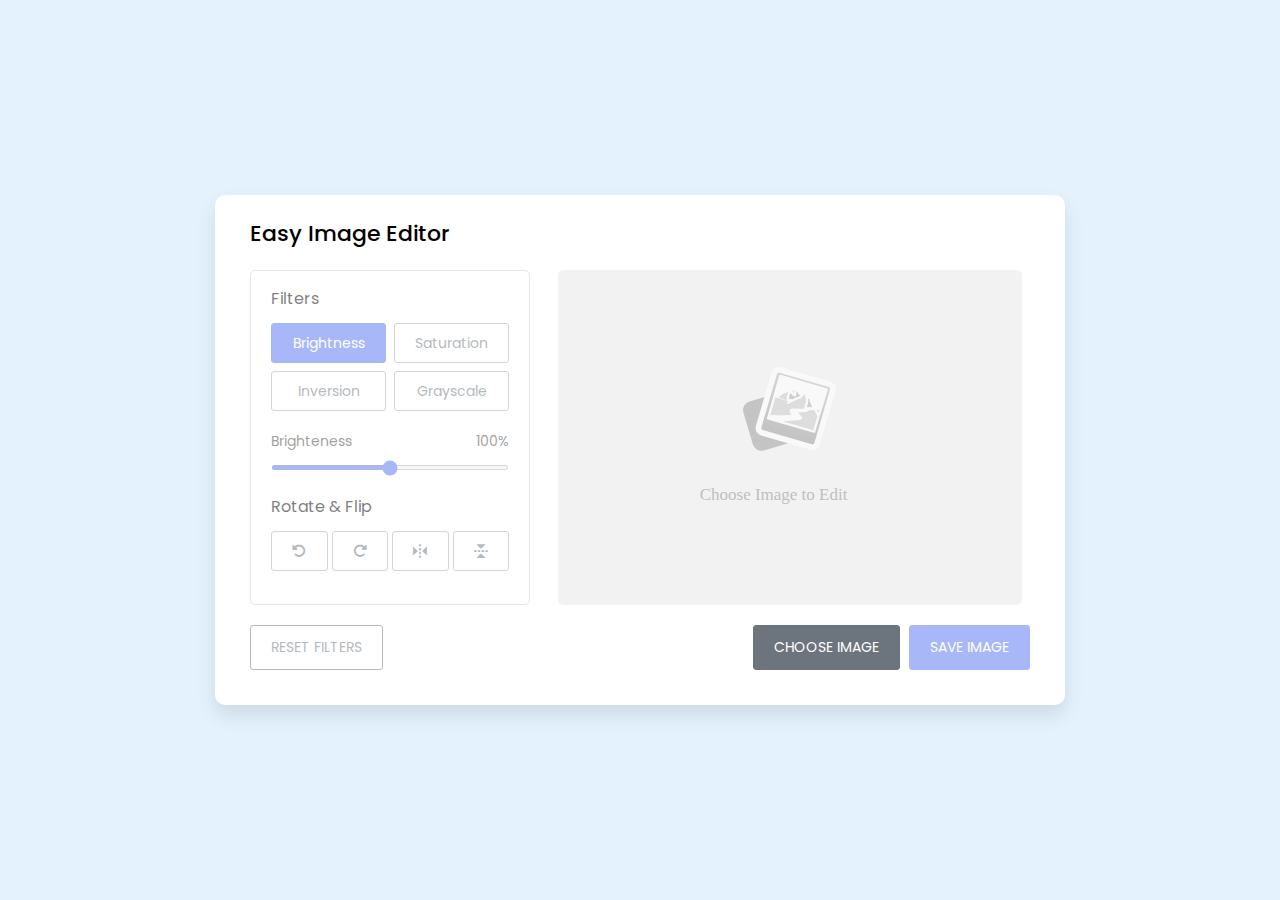
<file: indexImage.html>
<!DOCTYPE html>
<html lang="en" dir="ltr">
  <head>
    <meta charset="utf-8">
    <title>Image Editor JavaScript | CodingNepal</title>
    <link rel="stylesheet" href="styleImage.css">
    <meta name="viewport" content="width=device-width, initial-scale=1.0">
    <link rel="stylesheet" href="https://unpkg.com/boxicons@2.1.2/css/boxicons.min.css">
    <link rel="stylesheet" href="https://cdnjs.cloudflare.com/ajax/libs/font-awesome/6.1.1/css/all.min.css"/>
  </head>
  <body>
    <div class="container disable">
        <h2>Easy Image Editor</h2>
        <div class="wrapper">
            <div class="editor-panel">
                <div class="filter">
                    <label class="title">Filters</label>
                    <div class="options">
                        <button id="brightness" class="active">Brightness</button>
                        <button id="saturation">Saturation</button>
                        <button id="inversion">Inversion</button>
                        <button id="grayscale">Grayscale</button>
                    </div>
                    <div class="slider">
                        <div class="filter-info">
                            <p class="name">Brighteness</p>
                            <p class="value">100%</p>
                        </div>
                        <input type="range" value="100" min="0" max="200">
                    </div>
                </div>
                <div class="rotate">
                    <label class="title">Rotate & Flip</label>
                    <div class="options">
                        <button id="left"><i class="fa-solid fa-rotate-left"></i></button>
                        <button id="right"><i class="fa-solid fa-rotate-right"></i></button>
                        <button id="horizontal"><i class='bx bx-reflect-vertical'></i></button>
                        <button id="vertical"><i class='bx bx-reflect-horizontal' ></i></button>
                    </div>
                </div>
            </div>
            <div class="preview-img">
                <img src="image-placeholder.svg" alt="preview-img">
            </div>
        </div>
        <div class="controls">
            <button class="reset-filter">Reset Filters</button>
            <div class="row">
                <input type="file" class="file-input" accept="image/*" hidden>
                <button class="choose-img">Choose Image</button>
                <button class="save-img">Save Image</button>
            </div>
        </div>
    </div>

    <script src="scriptImage.js"></script>
    
  </body>
</html>
</file>
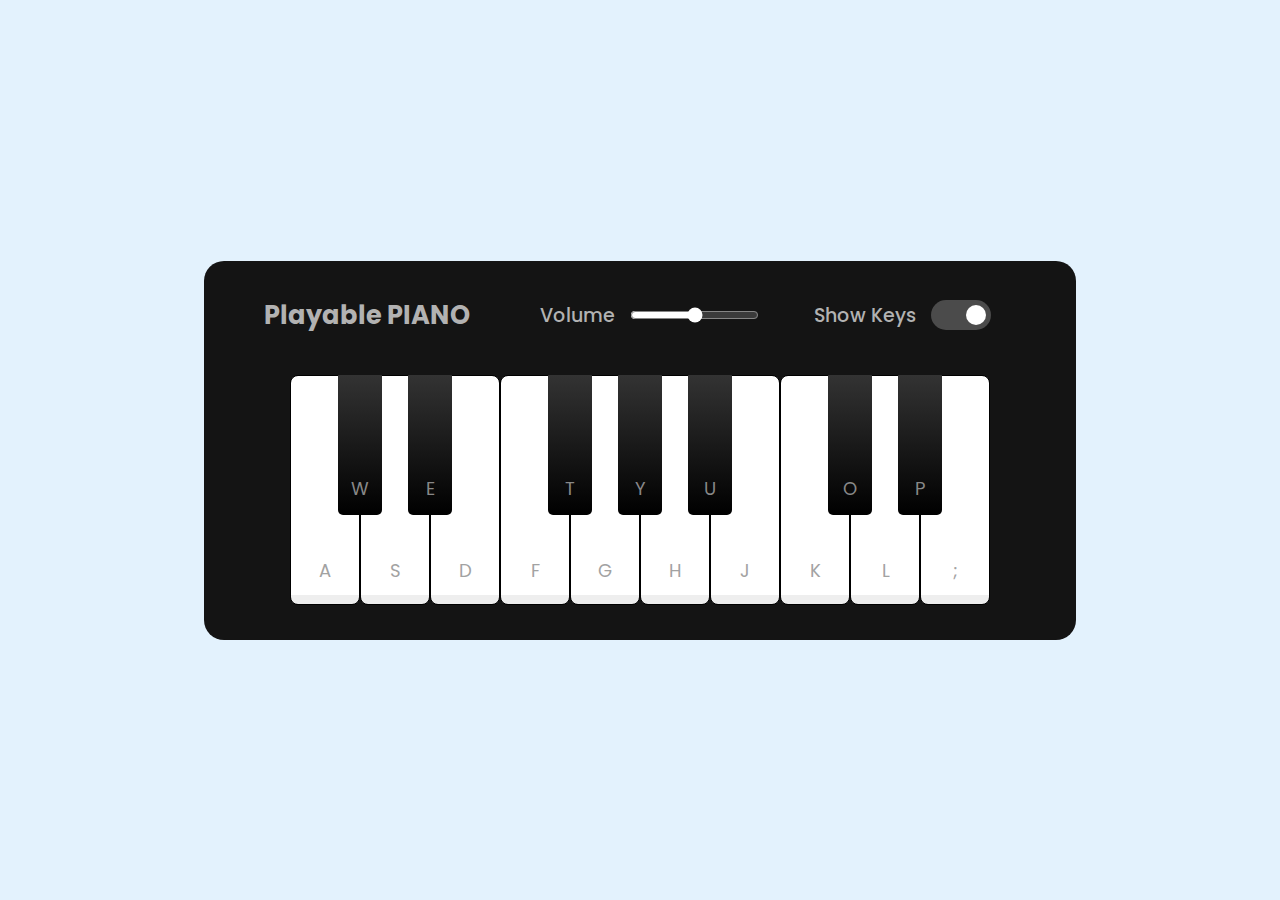
<file: indexPiano.html>
<!DOCTYPE html>
<html lang="en" dir="ltr">
  <head>
    <meta charset="utf-8">
    <title>Playable Piano JavaScript | CodingNepal</title>
    <link rel="stylesheet" href="stylePiano.css">
    <meta name="viewport" content="width=device-width, initial-scale=1.0">
    <script src="scriptPiano.js" defer></script>
  </head>
  <body>
    <div class="wrapper">
      <header>
        <h2>Playable PIANO</h2>
        <div class="column volume-slider">
          <span>Volume</span><input type="range" min="0" max="1" value="0.5" step="any">
        </div>
        <div class="column keys-checkbox">
          <span>Show Keys</span><input type="checkbox" checked>
        </div>
  </header>
      <ul class="piano-keys">
        <li class="key white" data-key="a"><span>a</span></li>
        <li class="key black" data-key="w"><span>w</span></li>
        <li class="key white" data-key="s"><span>s</span></li>
        <li class="key black" data-key="e"><span>e</span></li>
        <li class="key white" data-key="d"><span>d</span></li>
        <li class="key white" data-key="f"><span>f</span></li>
        <li class="key black" data-key="t"><span>t</span></li>
        <li class="key white" data-key="g"><span>g</span></li>
        <li class="key black" data-key="y"><span>y</span></li>
        <li class="key white" data-key="h"><span>h</span></li>
        <li class="key black" data-key="u"><span>u</span></li>
        <li class="key white" data-key="j"><span>j</span></li>
        <li class="key white" data-key="k"><span>k</span></li>
        <li class="key black" data-key="o"><span>o</span></li>
        <li class="key white" data-key="l"><span>l</span></li>
        <li class="key black" data-key="p"><span>p</span></li>
        <li class="key white" data-key=";"><span>;</span></li>
      </ul>
    </div>

  </body>
</html>
</file>
<file: styleImage.css>
/* Import Google font - Poppins */
@import url('https://fonts.googleapis.com/css2?family=Poppins:wght@400;500;600&display=swap');
*{
  margin: 0;
  padding: 0;
  box-sizing: border-box;
  font-family: 'Poppins', sans-serif;
}
body{
  display: flex;
  padding: 10px;
  min-height: 100vh;
  align-items: center;
  justify-content: center;
  background: #E3F2FD;
}
.container{
  width: 850px;
  padding: 30px 35px 35px;
  background: #fff;
  border-radius: 10px;
  box-shadow: 0 10px 20px rgba(0,0,0,0.1);
}
.container.disable .editor-panel,
.container.disable .controls .reset-filter,
.container.disable .controls .save-img{
  opacity: 0.5;
  pointer-events: none;
}
.container h2{
  margin-top: -8px;
  font-size: 22px;
  font-weight: 500;
}
.container .wrapper{
  display: flex;
  margin: 20px 0;
  min-height: 335px;
}
.wrapper .editor-panel{
  padding: 15px 20px;
  width: 280px;
  border-radius: 5px;
  border: 1px solid #ccc;
}
.editor-panel .title{
  display: block;
  font-size: 16px;
  margin-bottom: 12px;
}
.editor-panel .options, .controls{
  display: flex;
  flex-wrap: wrap;
  justify-content: space-between;
}
.editor-panel button{
  outline: none;
  height: 40px;
  font-size: 14px;
  color: #6C757D;
  background: #fff;
  border-radius: 3px;
  margin-bottom: 8px;
  border: 1px solid #aaa;
}
.editor-panel .filter button{
  width: calc(100% / 2 - 4px);
}
.editor-panel button:hover{
  background: #f5f5f5;
}
.filter button.active{
  color: #fff;
  border-color: #5372F0;
  background: #5372F0;
}
.filter .slider{
  margin-top: 12px;
}
.filter .slider .filter-info{
  display: flex;
  color: #464646;
  font-size: 14px;
  justify-content: space-between;
}
.filter .slider input{
  width: 100%;
  height: 5px;
  accent-color: #5372F0;
}
.editor-panel .rotate{
  margin-top: 17px;
}
.editor-panel .rotate button{
  display: flex;
  align-items: center;
  justify-content: center;
  width: calc(100% / 4 - 3px);
}
.rotate .options button:nth-child(3),
.rotate .options button:nth-child(4){
  font-size: 18px;
}
.rotate .options button:active{
  color: #fff;
  background: #5372F0;
  border-color: #5372F0;
}
.wrapper .preview-img{
  flex-grow: 1;
  display: flex;
  overflow: hidden;
  margin-left: 20px;
  border-radius: 5px;
  align-items: center;
  justify-content: center;
}
.preview-img img{
  max-width: 490px;
  max-height: 335px;
  width: 100%;
  height: 100%;
  object-fit: contain;
}
.controls button{
  padding: 11px 20px;
  font-size: 14px;
  border-radius: 3px;
  outline: none;
  color: #fff;
  cursor: pointer;
  background: none;
  transition: all 0.3s ease;
  text-transform: uppercase;
}
.controls .reset-filter{
  color: #6C757D;
  border: 1px solid #6C757D;
}
.controls .reset-filter:hover{
  color: #fff;
  background: #6C757D;
}
.controls .choose-img{
  background: #6C757D;
  border: 1px solid #6C757D;
}
.controls .save-img{
  margin-left: 5px;
  background: #5372F0;
  border: 1px solid #5372F0;
}

@media screen and (max-width: 760px) {
  .container{
    padding: 25px;
  }
  .container .wrapper{
    flex-wrap: wrap-reverse;
  }
  .wrapper .editor-panel{
    width: 100%;
  }
  .wrapper .preview-img{
    width: 100%;
    margin: 0 0 15px;
  }
}

@media screen and (max-width: 500px) {
  .controls button{
    width: 100%;
    margin-bottom: 10px;
  }
  .controls .row{
    width: 100%;
  }
  .controls .row .save-img{
    margin-left: 0px;
  }
}
</file>
<file: stylePiano.css>
/* Import Google font - Poppins */
@import url('https://fonts.googleapis.com/css2?family=Poppins:wght@400;500;600&display=swap');
* {
  margin: 0;
  padding: 0;
  box-sizing: border-box;
  font-family: 'Poppins', sans-serif;
}
body {
  display: flex;
  align-items: center;
  justify-content: center;
  min-height: 100vh;
  background: #E3F2FD;
}
.wrapper {
  padding: 35px 60px; /* Increased horizontal padding for more space */
  border-radius: 20px;
  background: #141414;
}
.wrapper header {
  display: flex;
  color: #B2B2B2;
  align-items: center;
  justify-content: space-between;
  gap: 30px; /* Add gap for more spacing between columns */
}
header h2 {
  font-size: 1.6rem;
  margin-right: 40px; /* Add space after title */
}
header .column {
  display: flex;
  align-items: center;
  margin-right: 25px; /* Add space between columns */
}
header span {
  font-weight: 500;
  margin-right: 15px;
  font-size: 1.19rem;
}
header input {
  outline: none;
  border-radius: 30px;
}
.volume-slider input {
  accent-color: #fff;
}
.keys-checkbox input {
  height: 30px;
  width: 60px;
  cursor: pointer;
  appearance: none;
  position: relative;
  background: #4B4B4B
}
.keys-checkbox input::before {
  content: "";
  position: absolute;
  top: 50%;
  left: 5px;
  width: 20px;
  height: 20px;
  border-radius: 50%;
  background: #8c8c8c;
  transform: translateY(-50%);
  transition: all 0.3s ease;
}
.keys-checkbox input:checked::before {
  left: 35px;
  background: #fff;
}
header .auto-checkbox input {
  height: 30px;
  width: 60px;
  cursor: pointer;
  appearance: none;
  position: relative;
  background: #4B4B4B;
}
header .auto-checkbox input::before {
  content: "";
  position: absolute;
  top: 50%;
  left: 5px;
  width: 20px;
  height: 20px;
  border-radius: 50%;
  background: #8c8c8c;
  transform: translateY(-50%);
  transition: all 0.3s ease;
}
header .auto-checkbox input:checked::before {
  left: 35px;
  background: #fff;
}
.piano-keys {
  display: flex;
  list-style: none;
  margin-top: 40px;
  justify-content: center; /* Center the keys horizontally */
}
.piano-keys .key {
  cursor: pointer;
  user-select: none;
  position: relative;
  text-transform: uppercase;
}
.piano-keys .black {
  z-index: 2;
  width: 44px;
  height: 140px;
  margin: 0 -22px 0 -22px;
  border-radius: 0 0 5px 5px;
  background: linear-gradient(#333, #000);
}
.piano-keys .black.active {
  box-shadow: inset -5px -10px 10px rgba(255,255,255,0.1);
  background:linear-gradient(to bottom, #000, #434343);
}
.piano-keys .white {
  height: 230px;
  width: 70px;
  border-radius: 8px;
  border: 1px solid #000;
  background: linear-gradient(#fff 96%, #eee 4%);
}
.piano-keys .white.active {
  box-shadow: inset -5px 5px 20px rgba(0,0,0,0.2);
  background:linear-gradient(to bottom, #fff 0%, #eee 100%);
}
.piano-keys .key span {
  position: absolute;
  bottom: 20px;
  width: 100%;
  color: #A2A2A2;
  font-size: 1.13rem;
  text-align: center;
}
.piano-keys .key.hide span {
  display: none;
}
.piano-keys .black span {
  bottom: 13px;
  color: #888888;
}

@media screen and (max-width: 815px) {
  .wrapper {
    padding: 25px;
  }
  header {
    flex-direction: column;
  }
  header :where(h2, .column) {
    margin-bottom: 13px;
  }
  .volume-slider input {
    max-width: 100px;
  }
  .piano-keys {
    margin-top: 20px;
  }
  .piano-keys .key:where(:nth-child(9), :nth-child(10)) {
    display: none;
  }
  .piano-keys .black {
    height: 100px;
    width: 40px;
    margin: 0 -20px 0 -20px;
  }
  .piano-keys .white {
    height: 180px;
    width: 60px;
  }
}

@media screen and (max-width: 615px) {
  .piano-keys .key:nth-child(13),
  .piano-keys .key:nth-child(14),
  .piano-keys .key:nth-child(15),
  .piano-keys .key:nth-child(16),
  .piano-keys .key :nth-child(17) {
    display: none;
  }
  .piano-keys .white {
    width: 50px;
  }
}
</file>
